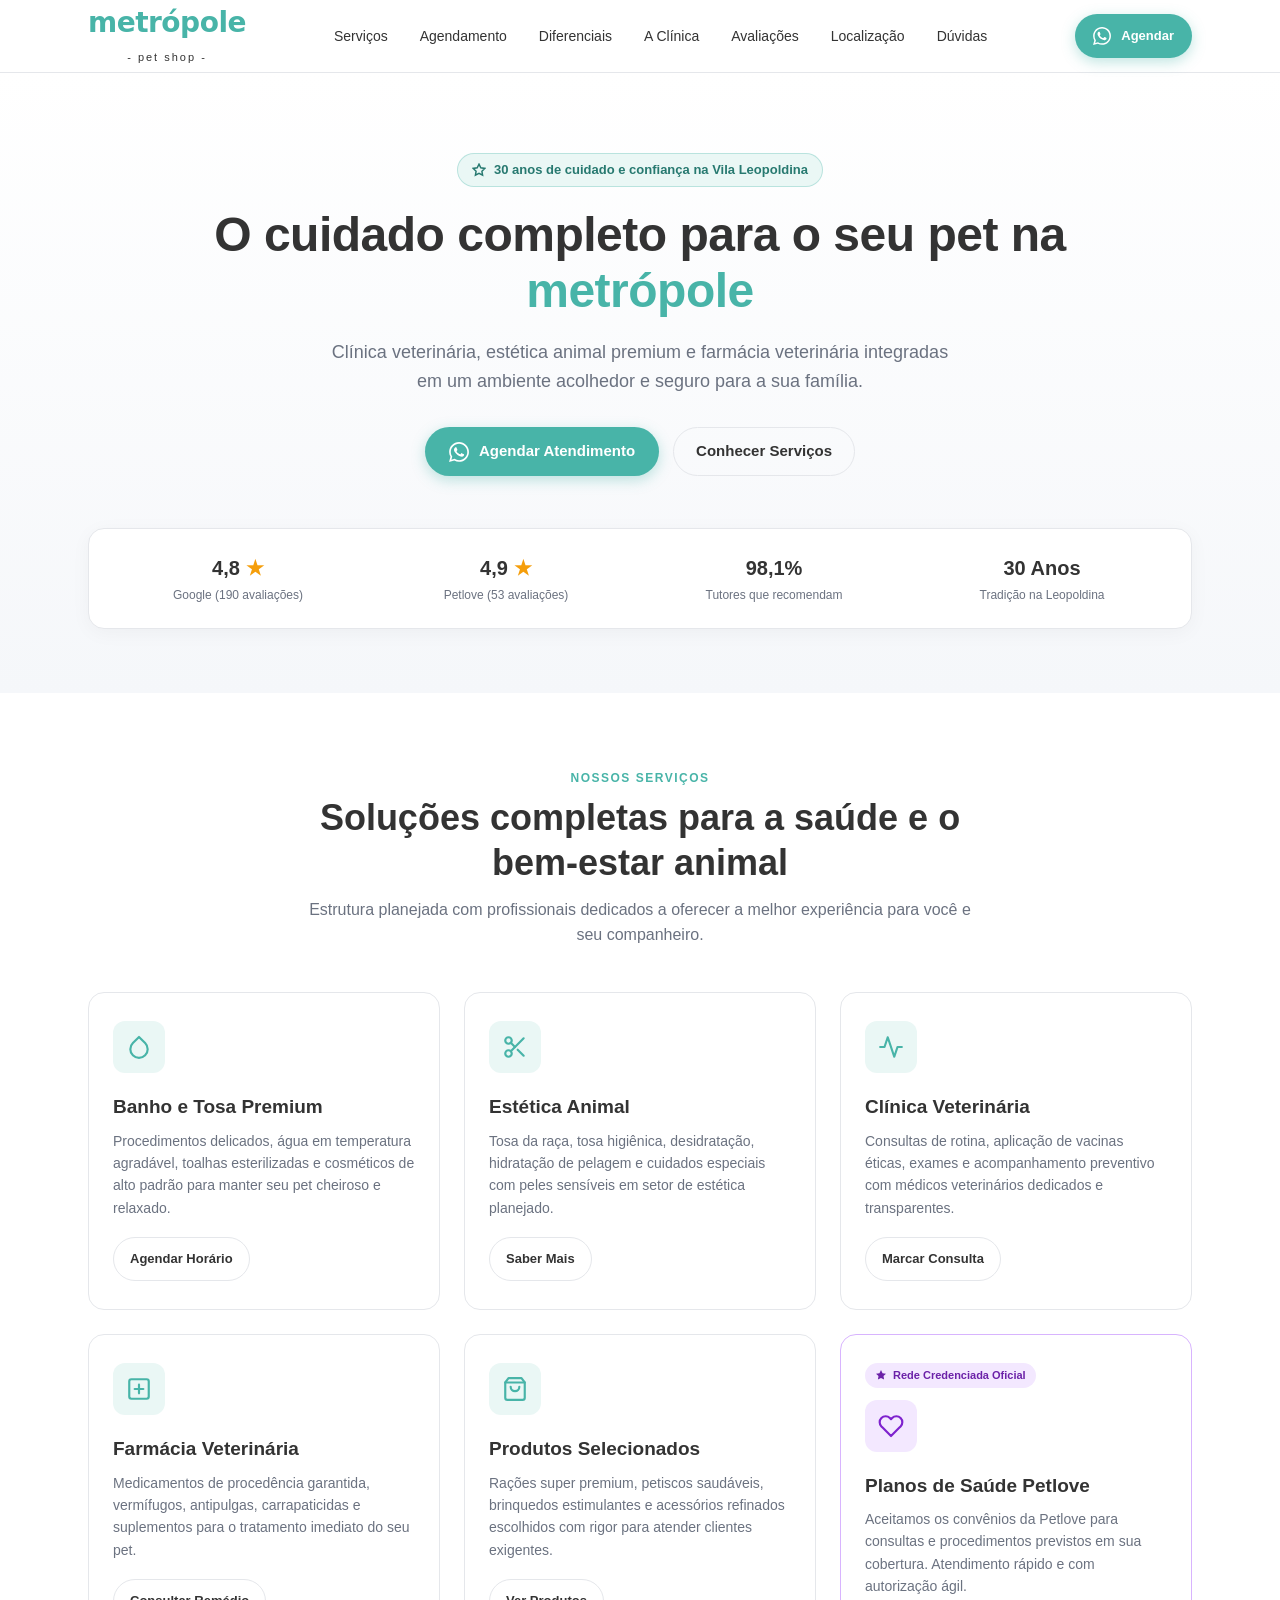
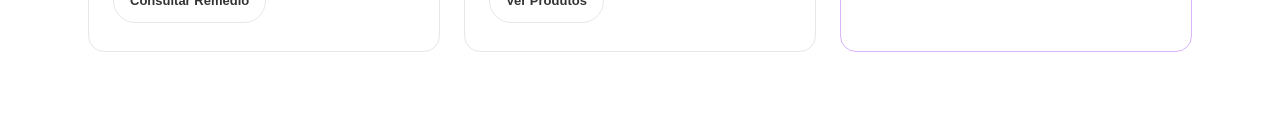
<file: index.part1.html>
<!DOCTYPE html>
<html lang="pt-BR" data-theme="light">
<head>
  <meta charset="UTF-8">
  <meta name="viewport" content="width=device-width, initial-scale=1.0">
  <title>Metrópole Pet Shop e Clínica Veterinária</title>
  <meta name="description" content="30 anos de cuidado e confiança na Vila Leopoldina. Banho e tosa premium, clínica veterinária, farmácia e planos Petlove.">
  <link rel="icon" type="image/png" href="favicon.png">
  <meta property="og:type" content="website">
  <meta property="og:title" content="Metrópole Pet Shop e Clínica Veterinária — Banho, Tosa e Cuidado Pet">
  <meta property="og:description" content="30 anos de cuidado e confiança na Vila Leopoldina. Banho e tosa premium, clínica veterinária, farmácia e planos Petlove.">
  <meta property="og:image" content="https://cliente-03-metropole.vercel.app/og-image.jpg">
  <meta property="og:url" content="https://cliente-03-metropole.vercel.app/">
  <meta property="og:locale" content="pt_BR">
  <meta name="twitter:card" content="summary_large_image">
  <script type="application/ld+json">
  {"@context": "https://schema.org", "@type": "PetStore", "name": "Metrópole Pet Shop e Clínica Veterinária", "image": "https://cliente-03-metropole.vercel.app/og-image.jpg", "url": "https://cliente-03-metropole.vercel.app/", "telephone": "+5511992594990", "address": {"@type": "PostalAddress", "streetAddress": "Rua Carlos Weber, 608", "addressLocality": "São Paulo", "addressRegion": "SP", "addressCountry": "BR"}}
  </script>
  <meta name="description" content="30 anos de cuidado e confiança na Vila Leopoldina. Banho e tosa premium, clínica veterinária, farmácia e planos Petlove.">
  
  <!-- Basecoat CSS + Shell CSS -->

  <link rel="stylesheet" href="assets/styles.css">
</head>
<body>

  <!-- 1. HEADER STICKY -->
  <header class="header-nav">
    <div class="mp-container">
      <div class="header-inner">
        <!-- Logo Tipográfico Sem Símbolo -->
        <a href="#inicio" class="brand-logo" aria-label="Metrópole Pet Shop e Clínica Veterinária">
          <span class="logo-main">metrópole</span>
          <span class="logo-sub">- pet shop -</span>
        </a>

        <!-- Menu Desktop -->
        <nav aria-label="Navegação Principal">
          <ul class="nav-links">
            <li><a href="#servicos">Serviços</a></li>
            <li><a href="#agendamento">Agendamento</a></li>
            <li><a href="#diferenciais">Diferenciais</a></li>
            <li><a href="#sobre">A Clínica</a></li>
            <li><a href="#avaliacoes">Avaliações</a></li>
            <li><a href="#localizacao">Localização</a></li>
            <li><a href="#faq">Dúvidas</a></li>
          </ul>
        </nav>

        <div class="header-cta-group">
          <a href="https://wa.me/5511992594990" target="_blank" rel="noopener noreferrer" class="btn-metropole-primary" style="padding: 9px 18px; font-size: 13px;">
            <svg class="icon-inline" width="18" height="18" viewBox="0 0 24 24" fill="currentColor">
              <path d="M.057 24l1.687-6.163c-1.041-1.804-1.588-3.849-1.587-5.946.003-6.556 5.338-11.891 11.893-11.891 3.181.001 6.167 1.24 8.413 3.488 2.245 2.248 3.481 5.236 3.48 8.414-.003 6.557-5.338 11.892-11.893 11.892-1.99-.001-3.951-.5-5.688-1.448l-6.305 1.654zm6.597-3.807c1.676.995 3.276 1.591 5.392 1.592 5.448 0 9.886-4.434 9.889-9.885.002-5.462-4.415-9.89-9.881-9.892-5.452 0-9.887 4.434-9.889 9.884-.001 2.225.651 3.891 1.746 5.634l-.999 3.648 3.742-.981zm11.387-5.464c-.074-.124-.272-.198-.57-.347-.297-.149-1.758-.868-2.031-.967-.272-.099-.47-.149-.669.149-.198.297-.768.967-.941 1.165-.173.198-.347.223-.644.074-.297-.149-1.255-.462-2.39-1.475-.883-.788-1.48-1.761-1.653-2.059-.173-.297-.018-.458.13-.606.134-.133.297-.347.446-.521.151-.172.2-.296.3-.495.099-.198.05-.372-.025-.521-.075-.148-.669-1.611-.916-2.206-.242-.579-.487-.501-.669-.51l-.57-.01c-.198 0-.52.074-.792.372s-1.04 1.016-1.04 2.479 1.065 2.876 1.213 3.074c.149.198 2.095 3.2 5.076 4.487.709.306 1.263.489 1.694.626.712.226 1.36.194 1.872.118.571-.085 1.758-.719 2.006-1.413.248-.695.248-1.29.173-1.414z"/>
            </svg>
            Agendar
          </a>

          <!-- Botão Hamburguer Mobile -->
          <button class="mobile-menu-btn" id="mobileMenuBtn" aria-label="Abrir menu de navegação">
            <span></span>
            <span></span>
            <span></span>
          </button>
        </div>
      </div>

      <!-- Menu gaveta mobile -->
      <div class="mobile-drawer" id="mobileDrawer">
        <a href="#servicos" class="mobile-link">Serviços</a>
        <a href="#agendamento" class="mobile-link">Agendamento WhatsApp</a>
        <a href="#diferenciais" class="mobile-link">Por que o Metrópole</a>
        <a href="#sobre" class="mobile-link">A Clínica e Equipe</a>
        <a href="#avaliacoes" class="mobile-link">Avaliações Google & Petlove</a>
        <a href="#localizacao" class="mobile-link">Onde Estamos</a>
        <a href="#faq" class="mobile-link">Dúvidas Frequentes</a>
      </div>
    </div>
  </header>

  <main id="inicio">
    <!-- 2. HERO SECTION -->
    <section class="hero-section">
      <div class="mp-container">
        <div class="hero-badge">
          <svg width="14" height="14" viewBox="0 0 24 24" fill="none" stroke="currentColor" stroke-width="2.5"><path d="M12 2l3.09 6.26L22 9.27l-5 4.87 1.18 6.88L12 17.77l-6.18 3.25L7 14.14 2 9.27l6.91-1.01L12 2z"/></svg>
          30 anos de cuidado e confiança na Vila Leopoldina
        </div>
        <h1 class="hero-title">O cuidado completo para o seu pet na <span>metrópole</span></h1>
        <p class="hero-sub">Clínica veterinária, estética animal premium e farmácia veterinária integradas em um ambiente acolhedor e seguro para a sua família.</p>
        
        <div class="hero-ctas">
          <a href="https://wa.me/5511992594990" target="_blank" rel="noopener noreferrer" class="btn-metropole-primary">
            <svg class="icon-inline" width="20" height="20" viewBox="0 0 24 24" fill="currentColor">
              <path d="M.057 24l1.687-6.163c-1.041-1.804-1.588-3.849-1.587-5.946.003-6.556 5.338-11.891 11.893-11.891 3.181.001 6.167 1.24 8.413 3.488 2.245 2.248 3.481 5.236 3.48 8.414-.003 6.557-5.338 11.892-11.893 11.892-1.99-.001-3.951-.5-5.688-1.448l-6.305 1.654zm6.597-3.807c1.676.995 3.276 1.591 5.392 1.592 5.448 0 9.886-4.434 9.889-9.885.002-5.462-4.415-9.89-9.881-9.892-5.452 0-9.887 4.434-9.889 9.884-.001 2.225.651 3.891 1.746 5.634l-.999 3.648 3.742-.981zm11.387-5.464c-.074-.124-.272-.198-.57-.347-.297-.149-1.758-.868-2.031-.967-.272-.099-.47-.149-.669.149-.198.297-.768.967-.941 1.165-.173.198-.347.223-.644.074-.297-.149-1.255-.462-2.39-1.475-.883-.788-1.48-1.761-1.653-2.059-.173-.297-.018-.458.13-.606.134-.133.297-.347.446-.521.151-.172.2-.296.3-.495.099-.198.05-.372-.025-.521-.075-.148-.669-1.611-.916-2.206-.242-.579-.487-.501-.669-.51l-.57-.01c-.198 0-.52.074-.792.372s-1.04 1.016-1.04 2.479 1.065 2.876 1.213 3.074c.149.198 2.095 3.2 5.076 4.487.709.306 1.263.489 1.694.626.712.226 1.36.194 1.872.118.571-.085 1.758-.719 2.006-1.413.248-.695.248-1.29.173-1.414z"/>
            </svg>
            Agendar Atendimento
          </a>
          <a href="#servicos" class="btn-metropole-outline">
            Conhecer Serviços
          </a>
        </div>

        <!-- Barra de Confiança Oficial -->
        <div class="trust-bar">
          <div class="trust-item">
            <div class="trust-value">4,8 <span class="trust-star">★</span></div>
            <div class="trust-label">Google (190 avaliações)</div>
          </div>
          <div class="trust-item">
            <div class="trust-value">4,9 <span class="trust-star">★</span></div>
            <div class="trust-label">Petlove (53 avaliações)</div>
          </div>
          <div class="trust-item">
            <div class="trust-value">98,1%</div>
            <div class="trust-label">Tutores que recomendam</div>
          </div>
          <div class="trust-item">
            <div class="trust-value">30 Anos</div>
            <div class="trust-label">Tradição na Leopoldina</div>
          </div>
        </div>
      </div>
    </section>

    <!-- 3. SERVIÇOS -->
    <section id="servicos" class="section-spacing">
      <div class="mp-container">
        <div class="section-header">
          <span class="section-kicker">Nossos Serviços</span>
          <h2 class="section-title">Soluções completas para a saúde e o bem-estar animal</h2>
          <p class="section-desc">Estrutura planejada com profissionais dedicados a oferecer a melhor experiência para você e seu companheiro.</p>
        </div>

        <div class="services-grid">
          <!-- Banho e Tosa -->
          <div class="service-card">
            <div class="service-icon-wrap">
              <svg width="26" height="26" viewBox="0 0 24 24" fill="none" stroke="currentColor" stroke-width="2" stroke-linecap="round" stroke-linejoin="round">
                <path d="M12 2.69l5.66 5.66a8 8 0 1 1-11.31 0z"></path>
              </svg>
            </div>
            <h3 class="service-title">Banho e Tosa Premium</h3>
            <p class="service-text">Procedimentos delicados, água em temperatura agradável, toalhas esterilizadas e cosméticos de alto padrão para manter seu pet cheiroso e relaxado.</p>
            <a href="https://wa.me/5511992594990?text=Ol%C3%A1%2C%20gostaria%20de%20agendar%20Banho%20e%20Tosa%20na%20Metr%C3%B3pole." target="_blank" rel="noopener noreferrer" class="btn-metropole-outline" style="width: fit-content; padding: 8px 16px; font-size: 13px;">Agendar Horário</a>
          </div>

          <!-- Estética Animal -->
          <div class="service-card">
            <div class="service-icon-wrap">
              <svg width="26" height="26" viewBox="0 0 24 24" fill="none" stroke="currentColor" stroke-width="2" stroke-linecap="round" stroke-linejoin="round">
                <circle cx="6" cy="6" r="3"></circle>
                <circle cx="6" cy="18" r="3"></circle>
                <line x1="20" y1="4" x2="8.12" y2="15.88"></line>
                <line x1="14.47" y1="14.48" x2="20" y2="20"></line>
                <line x1="8.12" y1="8.12" x2="12" y2="12"></line>
              </svg>
            </div>
            <h3 class="service-title">Estética Animal</h3>
            <p class="service-text">Tosa da raça, tosa higiênica, desidratação, hidratação de pelagem e cuidados especiais com peles sensíveis em setor de estética planejado.</p>
            <a href="https://wa.me/5511992594990?text=Ol%C3%A1%2C%20gostaria%20de%20saber%20mais%20sobre%20a%20Est%C3%A9tica%20Animal." target="_blank" rel="noopener noreferrer" class="btn-metropole-outline" style="width: fit-content; padding: 8px 16px; font-size: 13px;">Saber Mais</a>
          </div>

          <!-- Clínica Veterinária -->
          <div class="service-card">
            <div class="service-icon-wrap">
              <svg width="26" height="26" viewBox="0 0 24 24" fill="none" stroke="currentColor" stroke-width="2" stroke-linecap="round" stroke-linejoin="round">
                <path d="M22 12h-4l-3 9L9 3l-3 9H2"></path>
              </svg>
            </div>
            <h3 class="service-title">Clínica Veterinária</h3>
            <p class="service-text">Consultas de rotina, aplicação de vacinas éticas, exames e acompanhamento preventivo com médicos veterinários dedicados e transparentes.</p>
            <a href="https://wa.me/5511992594990?text=Ol%C3%A1%2C%20gostaria%20de%20agendar%20uma%20consulta%20veterin%C3%A1ria." target="_blank" rel="noopener noreferrer" class="btn-metropole-outline" style="width: fit-content; padding: 8px 16px; font-size: 13px;">Marcar Consulta</a>
          </div>

          <!-- Farmácia Veterinária -->
          <div class="service-card">
            <div class="service-icon-wrap">
              <svg width="26" height="26" viewBox="0 0 24 24" fill="none" stroke="currentColor" stroke-width="2" stroke-linecap="round" stroke-linejoin="round">
                <rect x="3" y="3" width="18" height="18" rx="2" ry="2"></rect>
                <line x1="12" y1="8" x2="12" y2="16"></line>
                <line x1="8" y1="12" x2="16" y2="12"></line>
              </svg>
            </div>
            <h3 class="service-title">Farmácia Veterinária</h3>
            <p class="service-text">Medicamentos de procedência garantida, vermífugos, antipulgas, carrapaticidas e suplementos para o tratamento imediato do seu pet.</p>
            <a href="https://wa.me/5511992594990?text=Ol%C3%A1%2C%20gostaria%20de%20consultar%20a%20disponibilidade%20de%20um%20medicamento." target="_blank" rel="noopener noreferrer" class="btn-metropole-outline" style="width: fit-content; padding: 8px 16px; font-size: 13px;">Consultar Remédio</a>
          </div>

          <!-- Loja e Boutique -->
          <div class="service-card">
            <div class="service-icon-wrap">
              <svg width="26" height="26" viewBox="0 0 24 24" fill="none" stroke="currentColor" stroke-width="2" stroke-linecap="round" stroke-linejoin="round">
                <path d="M6 2L3 6v14a2 2 0 0 0 2 2h14a2 2 0 0 0 2-2V6l-3-4z"></path>
                <line x1="3" y1="6" x2="21" y2="6"></line>
                <path d="M16 10a4 4 0 0 1-8 0"></path>
              </svg>
            </div>
            <h3 class="service-title">Produtos Selecionados</h3>
            <p class="service-text">Rações super premium, petiscos saudáveis, brinquedos estimulantes e acessórios refinados escolhidos com rigor para atender clientes exigentes.</p>
            <a href="https://wa.me/5511992594990?text=Ol%C3%A1%2C%20gostaria%20de%20saber%20sobre%20ra%C3%A7%C3%B5es%20e%20produtos." target="_blank" rel="noopener noreferrer" class="btn-metropole-outline" style="width: fit-content; padding: 8px 16px; font-size: 13px;">Ver Produtos</a>
          </div>

          <!-- Planos Petlove -->
          <div class="service-card" style="border-color: #D8B4FE;">
            <div class="petlove-badge">
              <svg width="12" height="12" viewBox="0 0 24 24" fill="currentColor"><path d="M12 2l3.09 6.26L22 9.27l-5 4.87 1.18 6.88L12 17.77l-6.18 3.25L7 14.14 2 9.27l6.91-1.01L12 2z"/></svg>
              Rede Credenciada Oficial
            </div>
            <div class="service-icon-wrap" style="background:#F3E8FF; color:#7E22CE;">
              <svg width="26" height="26" viewBox="0 0 24 24" fill="none" stroke="currentColor" stroke-width="2" stroke-linecap="round" stroke-linejoin="round">
                <path d="M20.84 4.61a5.5 5.5 0 0 0-7.78 0L12 5.67l-1.06-1.06a5.5 5.5 0 0 0-7.78 7.78l1.06 1.06L12 21.23l7.78-7.78 1.06-1.06a5.5 5.5 0 0 0 0-7.78z"></path>
              </svg>
            </div>
            <h3 class="service-title">Planos de Saúde Petlove</h3>
            <p class="service-text">Aceitamos os convênios da Petlove para consultas e procedimentos previstos em sua cobertura. Atendimento rápido e com autorização ágil.</p>
            <a href="https://saude.petlove.com.br/rede-credenciada/sp/sao-paulo/metropole-
</file>
<file: assets/styles.css>
:root {
      --accent: #48B4A8;
      --accent-hover: #3ca296;
      --accent-soft: #eaf7f5;
      --accent-light: #66C5C0;
      --dark: #333333;
      --dark-card: #282828;
      --muted-gray: #6B7280;
      --light-bg: #F5F7FA;
      --border-soft: #E5E7EB;
      --whatsapp-green: #25D366;
      --whatsapp-hover: #20BA59;
    }

    * {
      box-sizing: border-box;
      margin: 0;
      padding: 0;
    }

    body {
      background-color: #FFFFFF;
      color: var(--dark);
      font-family: -apple-system, BlinkMacSystemFont, "Segoe UI", Roboto, "Helvetica Neue", Arial, sans-serif;
      line-height: 1.5;
      overflow-x: hidden;
      -webkit-font-smoothing: antialiased;
    }

    /* Container customizado com padding lateral 5% mobile / 15% desktop */
    .mp-container {
      width: 100%;
      max-width: 1200px;
      margin-left: auto;
      margin-right: auto;
      padding-left: 5%;
      padding-right: 5%;
    }

    @media (min-width: 1024px) {
      .mp-container {
        padding-left: clamp(24px, 6vw, 48px);
        padding-right: clamp(24px, 6vw, 48px);
      }
    }

    /* Tipografia de Logo Oficial Sem Símbolo */
    .brand-logo {
      display: inline-flex;
      flex-direction: column;
      align-items: flex-start;
      text-decoration: none;
      line-height: 1;
    }

    .brand-logo .logo-main {
      font-family: system-ui, -apple-system, "Segoe UI", Roboto, sans-serif;
      font-size: clamp(22px, 2.5vw, 28px);
      font-weight: 800;
      color: var(--accent);
      letter-spacing: -0.5px;
      border-radius: 4px;
    }

    .brand-logo .logo-sub {
      font-size: 11px;
      font-weight: 500;
      color: var(--dark);
      letter-spacing: 2px;
      margin-top: 3px;
      text-transform: lowercase;
    }

    /* Header Sticky */
    .header-nav {
      position: sticky;
      top: 0;
      z-index: 100;
      background: rgba(255, 255, 255, 0.96);
      backdrop-filter: blur(10px);
      border-bottom: 1px solid var(--border-soft);
      transition: all 0.3s ease;
    }

    .header-inner {
      display: flex;
      align-items: center;
      justify-content: space-between;
      height: 72px;
    }

    .nav-links {
      display: none;
      align-items: center;
      gap: 24px;
      list-style: none;
    }

    @media (min-width: 960px) {
      .nav-links {
        display: flex;
      }
    }

    .nav-links a {
      color: var(--dark);
      font-size: 14px;
      font-weight: 500;
      text-decoration: none;
      transition: color 0.2s ease;
      padding: 8px 4px;
    }

    .nav-links a:hover {
      color: var(--accent);
    }

    .header-cta-group {
      display: flex;
      align-items: center;
      gap: 12px;
    }

    /* Menu Hambúrguer Mobile */
    .mobile-menu-btn {
      display: inline-flex;
      flex-direction: column;
      justify-content: center;
      gap: 5px;
      width: 44px;
      height: 44px;
      padding: 10px;
      background: transparent;
      border: 1px solid var(--border-soft);
      border-radius: 8px;
      cursor: pointer;
      z-index: 101;
    }

    @media (min-width: 960px) {
      .mobile-menu-btn {
        display: none;
      }
    }

    .mobile-menu-btn span {
      display: block;
      width: 100%;
      height: 2px;
      background: var(--dark);
      transition: transform 0.2s, opacity 0.2s;
    }

    .mobile-menu-btn.active span:nth-child(1) {
      transform: translateY(7px) rotate(45deg);
    }
    .mobile-menu-btn.active span:nth-child(2) {
      opacity: 0;
    }
    .mobile-menu-btn.active span:nth-child(3) {
      transform: translateY(-7px) rotate(-45deg);
    }

    .mobile-drawer {
      display: none;
      position: absolute;
      top: 72px;
      left: 0;
      width: 100%;
      background: #FFFFFF;
      border-bottom: 1px solid var(--border-soft);
      box-shadow: 0 16px 24px rgba(0,0,0,0.08);
      padding: 20px 5%;
      flex-direction: column;
      gap: 16px;
    }

    .mobile-drawer.open {
      display: flex;
    }

    .mobile-drawer a {
      color: var(--dark);
      text-decoration: none;
      font-size: 16px;
      font-weight: 500;
      padding: 10px 0;
      border-bottom: 1px solid var(--border-soft);
    }

    /* Buttons */
    .btn-metropole-primary {
      display: inline-flex;
      align-items: center;
      justify-content: center;
      gap: 10px;
      background-color: var(--accent);
      color: #FFFFFF !important;
      font-weight: 600;
      font-size: 15px;
      padding: 12px 24px;
      border-radius: 999px;
      text-decoration: none;
      border: none;
      cursor: pointer;
      min-height: 44px;
      transition: transform 0.15s ease, background-color 0.2s ease, box-shadow 0.2s ease;
      box-shadow: 0 4px 14px rgba(72, 180, 168, 0.35);
    }

    .btn-metropole-primary:hover {
      background-color: var(--accent-hover);
      transform: translateY(-1px);
      box-shadow: 0 6px 18px rgba(72, 180, 168, 0.45);
    }

    .btn-metropole-outline {
      display: inline-flex;
      align-items: center;
      justify-content: center;
      gap: 8px;
      background-color: transparent;
      color: var(--dark);
      font-weight: 600;
      font-size: 15px;
      padding: 12px 22px;
      border-radius: 999px;
      text-decoration: none;
      border: 1.5px solid var(--border-soft);
      min-height: 44px;
      transition: all 0.2s ease;
    }

    .btn-metropole-outline:hover {
      border-color: var(--accent);
      color: var(--accent);
      background: var(--accent-soft);
    }

    .btn-whatsapp-action {
      background-color: var(--whatsapp-green);
      color: #FFFFFF !important;
      font-weight: 600;
      font-size: 15px;
      padding: 14px 28px;
      border-radius: 999px;
      display: inline-flex;
      align-items: center;
      justify-content: center;
      gap: 10px;
      text-decoration: none;
      min-height: 48px;
      border: none;
      cursor: pointer;
      box-shadow: 0 4px 16px rgba(37, 211, 102, 0.35);
      transition: transform 0.15s ease, background-color 0.2s ease;
    }

    .btn-whatsapp-action:hover {
      background-color: var(--whatsapp-hover);
      transform: translateY(-2px);
    }

    /* Seções e espaçamentos */
    .section-spacing {
      padding-top: clamp(40px, 6vw, 72px);
      padding-bottom: clamp(40px, 6vw, 72px);
    }

    .section-header {
      text-align: center;
      max-width: 680px;
      margin: 0 auto clamp(28px, 4vw, 44px);
    }

    .section-kicker {
      display: inline-block;
      text-transform: uppercase;
      font-size: 12px;
      letter-spacing: 1.5px;
      font-weight: 700;
      color: var(--accent);
      margin-bottom: 8px;
    }

    .section-title {
      font-size: clamp(24px, 3.2vw, 36px);
      font-weight: 800;
      color: var(--dark);
      line-height: 1.25;
      margin-bottom: 12px;
    }

    .section-desc {
      font-size: clamp(14px, 1.4vw, 16px);
      color: var(--muted-gray);
      line-height: 1.6;
    }

    /* Hero */
    .hero-section {
      background: linear-gradient(180deg, #FFFFFF 0%, #F5F7FA 100%);
      padding-top: clamp(40px, 7vw, 80px);
      padding-bottom: clamp(36px, 6vw, 64px);
      text-align: center;
    }

    .hero-badge {
      display: inline-flex;
      align-items: center;
      gap: 8px;
      background: var(--accent-soft);
      border: 1px solid rgba(72, 180, 168, 0.3);
      color: #277970;
      padding: 6px 14px;
      border-radius: 999px;
      font-size: 13px;
      font-weight: 600;
      margin-bottom: 20px;
    }

    .hero-title {
      font-size: clamp(28px, 4.5vw, 48px);
      font-weight: 800;
      color: var(--dark);
      line-height: 1.18;
      max-width: 860px;
      margin: 0 auto 18px;
      letter-spacing: -0.5px;
    }

    .hero-title span {
      color: var(--accent);
    }

    .hero-sub {
      font-size: clamp(15px, 1.8vw, 18px);
      color: var(--muted-gray);
      max-width: 640px;
      margin: 0 auto 32px;
      line-height: 1.6;
    }

    .hero-ctas {
      display: flex;
      flex-wrap: wrap;
      justify-content: center;
      gap: 14px;
      margin-bottom: clamp(36px, 5vw, 52px);
    }

    /* Barra de Confiança */
    .trust-bar {
      background: #FFFFFF;
      border: 1px solid var(--border-soft);
      border-radius: 16px;
      padding: 18px 24px;
      box-shadow: 0 4px 20px rgba(0,0,0,0.04);
      display: grid;
      grid-template-columns: repeat(auto-fit, minmax(180px, 1fr));
      gap: 18px;
      align-items: center;
      text-align: center;
    }

    .trust-item {
      padding: 6px 12px;
    }

    .trust-value {
      font-size: 20px;
      font-weight: 800;
      color: var(--dark);
      display: flex;
      align-items: center;
      justify-content: center;
      gap: 6px;
    }

    .trust-star {
      color: #F59E0B;
    }

    .trust-label {
      font-size: 12px;
      color: var(--muted-gray);
      margin-top: 3px;
      font-weight: 500;
    }

    /* Grid de Serviços */
    .services-grid {
      display: grid;
      grid-template-columns: repeat(auto-fit, minmax(280px, 1fr));
      gap: 24px;
    }

    .service-card {
      background: #FFFFFF;
      border: 1px solid var(--border-soft);
      border-radius: 16px;
      padding: 28px 24px;
      transition: transform 0.2s ease, box-shadow 0.2s ease, border-color 0.2s ease;
      display: flex;
      flex-direction: column;
      position: relative;
    }

    .service-card:hover {
      transform: translateY(-3px);
      box-shadow: 0 12px 28px rgba(0,0,0,0.06);
      border-color: rgba(72, 180, 168, 0.4);
    }

    .service-icon-wrap {
      width: 52px;
      height: 52px;
      border-radius: 12px;
      background: var(--accent-soft);
      display: flex;
      align-items: center;
      justify-content: center;
      margin-bottom: 20px;
      color: var(--accent);
    }

    .service-title {
      font-size: 19px;
      font-weight: 700;
      color: var(--dark);
      margin-bottom: 8px;
    }

    .service-text {
      font-size: 14px;
      color: var(--muted-gray);
      line-height: 1.6;
      margin-bottom: 18px;
      flex-grow: 1;
    }

    .petlove-badge {
      display: inline-flex;
      align-items: center;
      gap: 6px;
      background: #F3E8FF;
      color: #6B21A8;
      font-size: 11px;
      font-weight: 700;
      padding: 4px 10px;
      border-radius: 999px;
      width: fit-content;
      margin-bottom: 12px;
    }

    /* WhatsApp Simulator Section (Dark) */
    .whatsapp-section {
      background-color: var(--dark);
      color: #FFFFFF;
      border-radius: 24px;
      padding: clamp(32px, 5vw, 56px) clamp(20px, 4vw, 48px);
      box-shadow: 0 20px 40px rgba(0,0,0,0.18);
    }

    .whatsapp-form-wrapper {
      max-width: 680px;
      margin: 0 auto;
    }

    .form-group-label {
      font-size: 13px;
      font-weight: 600;
      text-transform: uppercase;
      letter-spacing: 0.8px;
      color: var(--accent-light);
      margin-bottom: 10px;
      display: block;
    }

    .chips-group {
      display: flex;
      flex-wrap: wrap;
      gap: 8px;
      margin-bottom: 20px;
    }

    .booking-step {
      margin-bottom: 24px;
    }

    .service-chip {
      background: #404040;
      color: #E5E7EB;
      border: 1.5px solid #525252;
      padding: 10px 18px;
      border-radius: 999px;
      font-size: 14px;
      font-weight: 500;
      cursor: pointer;
      user-select: none;
      transition: all 0.2s ease;
      min-height: 44px;
      display: inline-flex;
      align-items: center;
      justify-content: center;
      gap: 8px;
      font-family: inherit;
      line-height: 1.2;
      text-align: center;
      -webkit-tap-highlight-color: transparent;
      touch-action: manipulation;
    }

    .service-chip:hover {
      border-color: var(--accent-light);
      background: #4a4a4a;
      color: #FFFFFF;
    }

    .service-chip:focus-visible {
      outline: 2px solid var(--accent-light);
      outline-offset: 3px;
    }

    .service-chip.selected {
      background: var(--accent);
      color: #FFFFFF;
      border-color: var(--accent);
      font-weight: 600;
      box-shadow: 0 2px 10px rgba(72, 180, 168, 0.35);
    }

    .btn-whatsapp-action:disabled,
    .btn-whatsapp-action[aria-disabled="true"] {
      background-color: #6B7280 !important;
      cursor: not-allowed !important;
      opacity: 0.65;
      box-shadow: none !important;
      transform: none !important;
      pointer-events: none;
    }

    .btn-whatsapp-action.is-ready {
      background-color: var(--whatsapp-green);
      animation: pulseReady 2s infinite ease-in-out;
    }

    @keyframes pulseReady {
      0%, 100% {
        box-shadow: 0 4px 16px rgba(37, 211, 102, 0.4);
      }
      50% {
        box-shadow: 0 4px 26px rgba(37, 211, 102, 0.75);
      }
    }

    .custom-input {
      width: 100%;
      background: #2B2B2B;
      border: 1px solid #4D4D4D;
      border-radius: 10px;
      padding: 12px 16px;
      color: #FFFFFF;
      font-size: 14px;
      outline: none;
      transition: border-color 0.2s;
    }

    .custom-input:focus {
      border-color: var(--accent-light);
    }

    .custom-input::placeholder {
      color: #9CA3AF;
    }

    .select-grid {
      display: grid;
      grid-template-columns: 1fr;
      gap: 16px;
      margin-bottom: 24px;
    }

    @media (min-width: 600px) {
      .select-grid {
        grid-template-columns: 1fr 1fr;
      }
    }

    .custom-select {
      width: 100%;
      background: #2B2B2B;
      border: 1px solid #4D4D4D;
      border-radius: 10px;
      padding: 12px 14px;
      color: #FFFFFF;
      font-size: 14px;
      outline: none;
    }

    .preview-box {
      background: #242424;
      border-left: 3px solid var(--accent);
      border-radius: 8px;
      padding: 14px 16px;
      font-size: 13px;
      color: #D1D5DB;
      margin-bottom: 24px;
      line-height: 1.5;
    }

    /* Diferenciais Grid */
    .diff-grid {
      display: grid;
      grid-template-columns: repeat(auto-fit, minmax(280px, 1fr));
      gap: 24px;
    }

    .diff-card {
      background: #FFFFFF;
      border: 1px solid var(--border-soft);
      border-radius: 16px;
      padding: 24px;
      display: flex;
      gap: 16px;
    }

    .diff-icon {
      flex-shrink: 0;
      width: 44px;
      height: 44px;
      border-radius: 10px;
      background: var(--accent-soft);
      color: var(--accent);
      display: flex;
      align-items: center;
      justify-content: center;
    }

    .diff-card h3 {
      font-size: 16px;
      font-weight: 700;
      color: var(--dark);
      margin-bottom: 6px;
    }

    .diff-card p {
      font-size: 13px;
      color: var(--muted-gray);
      line-height: 1.55;
    }

    /* Sobre a Clínica */
    .about-card {
      background: var(--light-bg);
      border-radius: 20px;
      padding: clamp(28px, 4vw, 44px);
      border: 1px solid var(--border-soft);
    }

    .team-highlight-box {
      background: #FFFFFF;
      border-left: 4px solid var(--accent);
      border-radius: 12px;
      padding: 20px 24px;
      margin-top: 24px;
      box-shadow: 0 4px 16px rgba(0,0,0,0.03);
    }

    /* Avaliações Real Carrossel */
    .carousel-wrapper {
      position: relative;
      margin-top: 24px;
      overflow: hidden;
    }

    .carousel-track {
      display: flex;
      gap: 20px;
      transition: transform 0.9s cubic-bezier(0.25, 0.8, 0.25, 1);
      will-change: transform;
    }

    .review-card {
      background: #FFFFFF;
      border: 1px solid var(--border-soft);
      border-radius: 16px;
      padding: 24px;
      flex: 0 0 100%;
      box-shadow: 0 4px 16px rgba(0,0,0,0.03);
      display: flex;
      flex-direction: column;
      justify-content: space-between;
    }

    @media (min-width: 640px) {
      .review-card {
        flex: 0 0 calc(50% - 10px);
      }
    }

    @media (min-width: 1024px) {
      .review-card {
        flex: 0 0 calc(33.333% - 14px);
      }
    }

    .review-stars {
      color: #F59E0B;
      font-size: 14px;
      margin-bottom: 12px;
      letter-spacing: 2px;
    }

    .review-quote {
      font-size: 14px;
      color: var(--dark);
      line-height: 1.6;
      margin-bottom: 18px;
      font-style: italic;
      flex-grow: 1;
    }

    .review-author {
      font-weight: 700;
      font-size: 14px;
      color: var(--dark);
      margin-bottom: 6px;
    }

    .review-source {
      font-size: 11px;
      color: var(--muted-gray);
      display: flex;
      align-items: center;
      justify-content: space-between;
      margin-top: 6px;
      padding-top: 8px;
      border-top: 1px dashed var(--border-soft);
    }

    .review-source a {
      color: var(--accent);
      text-decoration: none;
      font-weight: 600;
    }

    .review-source a:hover {
      text-decoration: underline;
    }

    .carousel-nav-controls {
      display: flex;
      align-items: center;
      justify-content: center;
      gap: 16px;
      margin-top: 24px;
    }

    .carousel-arrow {
      width: 44px;
      height: 44px;
      border-radius: 50%;
      border: 1px solid var(--border-soft);
      background: #FFFFFF;
      color: var(--dark);
      display: flex;
      align-items: center;
      justify-content: center;
      cursor: pointer;
      transition: all 0.2s;
    }

    .carousel-arrow:hover {
      background: var(--accent-soft);
      border-color: var(--accent);
      color: var(--accent);
    }

    .carousel-dots {
      display: flex;
      gap: 8px;
    }

    .dot {
      width: 8px;
      height: 8px;
      border-radius: 50%;
      background: #D1D5DB;
      cursor: pointer;
      transition: all 0.2s;
    }

    .dot.active {
      background: var(--accent);
      width: 22px;
      border-radius: 10px;
    }

    /* Localização e Mapa */
    .map-container {
      background: #FFFFFF;
      border: 1px solid var(--border-soft);
      border-radius: 20px;
      overflow: hidden;
      box-shadow: 0 8px 24px rgba(0,0,0,0.04);
      display: grid;
      grid-template-columns: 1fr;
    }

    @media (min-width: 900px) {
      .map-container {
        grid-template-columns: 1fr 1.1fr;
      }
    }

    .location-details {
      padding: clamp(24px, 4vw, 40px);
      display: flex;
      flex-direction: column;
      justify-content: center;
    }

    .location-item {
      display: flex;
      align-items: flex-start;
      gap: 14px;
      margin-bottom: 20px;
    }

    .location-item-icon {
      flex-shrink: 0;
      width: 36px;
      height: 36px;
      border-radius: 8px;
      background: var(--accent-soft);
      color: var(--accent);
      display: flex;
      align-items: center;
      justify-content: center;
    }

    .map-iframe-wrap {
      width: 100%;
      height: 280px;
    }

    @media (min-width: 900px) {
      .map-iframe-wrap {
        height: 100%;
        min-height: 380px;
      }
    }

    .map-iframe-wrap iframe {
      width: 100%;
      height: 100%;
      border: 0;
    }

    /* FAQ Acordeão */
    .faq-list {
      max-width: 800px;
      margin: 0 auto;
      display: flex;
      flex-direction: column;
      gap: 12px;
    }

    .faq-item {
      background: #FFFFFF;
      border: 1px solid var(--border-soft);
      border-radius: 14px;
      overflow: hidden;
      transition: border-color 0.2s ease;
    }

    .faq-question {
      width: 100%;
      padding: 18px 22px;
      text-align: left;
      background: none;
      border: none;
      display: flex;
      justify-content: space-between;
      align-items: center;
      cursor: pointer;
      font-size: 15px;
      font-weight: 700;
      color: var(--dark);
      min-height: 48px;
    }

    .faq-question:hover {
      color: var(--accent);
    }

    .faq-chevron {
      transition: transform 0.2s ease;
      flex-shrink: 0;
      color: var(--muted-gray);
    }

    .faq-item.active .faq-chevron {
      transform: rotate(180deg);
      color: var(--accent);
    }

    .faq-answer {
      display: none;
      padding: 0 22px 20px 22px;
      font-size: 14px;
      color: var(--muted-gray);
      line-height: 1.6;
    }

    .faq-item.active .faq-answer {
      display: block;
    }

    /* Banner CTA Final */
    .final-cta {
      background: linear-gradient(135deg, var(--accent) 0%, #3ca296 100%);
      border-radius: 24px;
      padding: clamp(36px, 5vw, 64px) clamp(20px, 4vw, 48px);
      text-align: center;
      color: #FFFFFF;
      box-shadow: 0 16px 36px rgba(72, 180, 168, 0.35);
    }

    .final-cta h2 {
      font-size: clamp(26px, 3.8vw, 40px);
      font-weight: 800;
      margin-bottom: 14px;
      color: #FFFFFF;
    }

    .final-cta p {
      font-size: clamp(15px, 1.6vw, 18px);
      max-width: 620px;
      margin: 0 auto 30px;
      opacity: 0.95;
    }

    /* Footer */
    .site-footer {
      background: #FFFFFF;
      border-top: 1px solid var(--border-soft);
      padding-top: clamp(40px, 5vw, 60px);
      padding-bottom: 30px;
    }

    .footer-grid {
      display: grid;
      grid-template-columns: repeat(auto-fit, minmax(220px, 1fr));
      gap: 32px;
      margin-bottom: 40px;
    }

    .footer-col h4 {
      font-size: 14px;
      font-weight: 700;
      color: var(--dark);
      text-transform: uppercase;
      letter-spacing: 0.8px;
      margin-bottom: 16px;
    }

    .footer-col ul {
      list-style: none;
      display: flex;
      flex-direction: column;
      gap: 10px;
    }

    .footer-col a {
      color: var(--muted-gray);
      text-decoration: none;
      font-size: 14px;
      transition: color 0.2s;
    }

    .footer-col a:hover {
      color: var(--accent);
    }

    .footer-bottom {
      border-top: 1px solid var(--border-soft);
      padding-top: 24px;
      display: flex;
      flex-direction: column;
      align-items: center;
      justify-content: space-between;
      gap: 12px;
      font-size: 13px;
      color: var(--muted-gray);
      text-align: center;
    }

    @media (min-width: 768px) {
      .footer-bottom {
        flex-direction: row;
        text-align: left;
      }
    }

    /* Botões Flutuantes */
    .floating-actions-right {
      position: fixed;
      bottom: 24px;
      right: 20px;
      display: flex;
      flex-direction: column;
      gap: 14px;
      z-index: 990;
    }

    .fab-btn {
      width: 58px;
      height: 58px;
      border-radius: 50%;
      display: flex;
      align-items: center;
      justify-content: center;
      box-shadow: 0 6px 20px rgba(0,0,0,0.22);
      transition: transform 0.25s cubic-bezier(0.175, 0.885, 0.32, 1.275), box-shadow 0.25s ease;
      text-decoration: none;
      -webkit-tap-highlight-color: transparent;
      padding: 0;
      flex-shrink: 0;
    }

    .fab-btn:hover {
      transform: scale(1.08);
      box-shadow: 0 8px 24px rgba(0,0,0,0.3);
    }

    .fab-btn:focus-visible,
    .back-to-top:focus-visible,
    .btn-whatsapp-action:focus-visible,
    .btn-metropole-primary:focus-visible,
    .btn-metropole-outline:focus-visible,
    .custom-select:focus-visible,
    .carousel-arrow:focus-visible,
    .faq-question:focus-visible {
      outline: 2px solid var(--accent);
      outline-offset: 3px;
    }

    .fab-whatsapp {
      background-color: var(--whatsapp-green);
    }

    .fab-instagram {
      background: linear-gradient(45deg, #FEDA75 0%, #FA7E1E 25%, #D62976 50%, #962FBF 75%, #4F5BD5 100%);
      box-shadow: 0 6px 20px rgba(214, 41, 118, 0.32);
    }

    .fab-instagram:hover {
      transform: scale(1.08);
      box-shadow: 0 8px 24px rgba(214, 41, 118, 0.45);
    }

    .fab-instagram svg {
      width: 32px;
      height: 32px;
      display: block;
      flex-shrink: 0;
      transition: transform 0.2s ease;
    }

    .fab-instagram:hover svg {
      transform: scale(1.03);
    }

    .back-to-top {
      position: fixed;
      bottom: 24px;
      left: 20px;
      width: 48px;
      height: 48px;
      border-radius: 50%;
      background: #FFFFFF;
      color: var(--dark);
      border: 1px solid var(--border-soft);
      box-shadow: 0 4px 16px rgba(0,0,0,0.12);
      display: flex;
      align-items: center;
      justify-content: center;
      cursor: pointer;
      opacity: 0;
      visibility: hidden;
      transform: translateY(10px);
      transition: all 0.25s ease;
      z-index: 990;
    }

    .back-to-top.visible {
      opacity: 1;
      visibility: visible;
      transform: translateY(0);
    }

    .back-to-top:hover {
      background: var(--accent-soft);
      color: var(--accent);
      border-color: var(--accent);
    }

    /* Utilitários de ícone */
    .icon-inline {
      display: inline-block;
      vertical-align: middle;
      flex-shrink: 0;
    }
  

    /* ===== Logo integrado ao site (padrao v3) ===== */
    .brand-logo {
      display: inline-flex;
      align-items: center;
      gap: 12px;
      text-decoration: none;
      line-height: 1;
      transition: opacity 0.2s ease;
    }

    .brand-logo:hover {
      opacity: 0.85;
    }

    .brand-logo-img {
      width: 64px;
      height: 64px;
      object-fit: contain;
      flex-shrink: 0;
      border-radius: 50%;
      display: block;
    }

    .brand-logo-img-wide {
      width: auto;
      height: 56px;
      border-radius: 0;
    }

    .brand-logo-text {
      display: flex;
      flex-direction: column;
      justify-content: center;
      line-height: 1.1;
    }

    .brand-logo-img-footer {
      width: 56px;
      height: 56px;
    }

    .brand-logo-img-wide.brand-logo-img-footer {
      width: auto;
      height: 48px;
    }

    @media (max-width: 640px) {
      .brand-logo-img {
        width: 48px;
        height: 48px;
      }

      .brand-logo-img-wide {
        height: 44px;
      }

      .brand-logo-img-footer {
        width: 48px;
        height: 48px;
      }

      .brand-logo-img-wide.brand-logo-img-footer {
        width: auto;
        height: 40px;
      }
    }

    /* ===== Hero brand heroico (padrao Abelhinha) ===== */
    .hero-brand-heroic {
      display: inline-flex;
      align-items: center;
      gap: 1.5rem;
      background: #FFFFFF;
      padding: 0.85rem 2rem 0.85rem 0.85rem;
      border-radius: 999px;
      border: 2px solid var(--accent, #E87722);
      box-shadow: 0 10px 30px rgba(0, 0, 0, 0.08);
      margin-bottom: 2rem;
      transition: transform 0.2s ease, box-shadow 0.2s ease;
    }

    .hero-brand-heroic:hover {
      transform: translateY(-2px);
      box-shadow: 0 14px 36px rgba(0, 0, 0, 0.12);
    }

    .hero-avatar-badge {
      width: 160px;
      height: 160px;
      display: flex;
      align-items: center;
      justify-content: center;
      flex-shrink: 0;
      position: relative;
    }

    .hero-logo-img {
      width: 160px;
      height: 160px;
      object-fit: contain;
      display: block;
      transition: transform 0.3s ease;
    }

    .hero-brand-heroic:hover .hero-logo-img {
      transform: scale(1.05);
    }

    .hero-logo-img-wide {
      width: auto;
      max-width: 260px;
      height: 120px;
    }

    .hero-brand-titles {
      text-align: left;
      line-height: 1.15;
    }

    .hero-brand-title {
      font-size: 1.85rem;
      font-weight: 900;
      letter-spacing: -0.02em;
      display: block;
      color: var(--brand-dark, #1D1D1B);
    }

    .hero-brand-title span {
      color: var(--accent, #E87722);
    }

    .hero-brand-tagline {
      font-size: 0.875rem;
      font-weight: 800;
      text-transform: uppercase;
      letter-spacing: 0.12em;
      color: var(--accent-text, #B25006);
      display: block;
      margin-top: 4px;
    }

    @media (max-width: 640px) {
      .hero-brand-heroic {
        flex-direction: column;
        border-radius: 28px;
        padding: 1.25rem 1.5rem;
        gap: 0.85rem;
        text-align: center;
      }

      .hero-avatar-badge {
        width: 120px;
        height: 120px;
      }

      .hero-logo-img {
        width: 120px;
        height: 120px;
      }

      .hero-logo-img-wide {
        height: 90px;
        max-width: 200px;
      }

      .hero-brand-titles {
        text-align: center;
      }
    }

    /* ===== Efeitos de rolagem (reveal suave) ===== */
    .reveal {
      opacity: 0;
      transform: translateY(24px);
      transition: opacity 0.6s ease, transform 0.6s ease;
      will-change: opacity, transform;
    }

    .reveal.visible {
      opacity: 1;
      transform: translateY(0);
    }

    .reveal-delay-1 { transition-delay: 0.1s; }
    .reveal-delay-2 { transition-delay: 0.2s; }
    .reveal-delay-3 { transition-delay: 0.3s; }

    @media (prefers-reduced-motion: reduce) {
      .reveal {
        opacity: 1;
        transform: none;
        transition: none;
      }
    }

    /* Header ganha sombra ao rolar */
    header.site-header.scrolled,
    .header-nav.scrolled {
      box-shadow: 0 4px 20px rgba(0, 0, 0, 0.08);
    }

    .hero-brand-heroic-solo {
      display: inline-flex;
      align-items: center;
      justify-content: center;
      background: #FFFFFF;
      padding: 1rem 2.5rem;
      border-radius: 32px;
      border: 2px solid var(--accent, #48B4A8);
      box-shadow: 0 10px 30px rgba(0, 0, 0, 0.08);
      margin-bottom: 2rem;
      transition: transform 0.2s ease, box-shadow 0.2s ease;
    }

    .hero-brand-heroic-solo:hover {
      transform: translateY(-2px);
      box-shadow: 0 14px 36px rgba(0, 0, 0, 0.12);
    }

    .hero-brand-heroic-solo .hero-logo-img-wide {
      height: 110px;
      max-width: 300px;
      width: auto;
    }

    @media (max-width: 640px) {
      .hero-brand-heroic-solo {
        padding: 0.85rem 1.5rem;
        border-radius: 24px;
      }

      .hero-brand-heroic-solo .hero-logo-img-wide {
        height: 80px;
        max-width: 220px;
      }
    }
</file>
